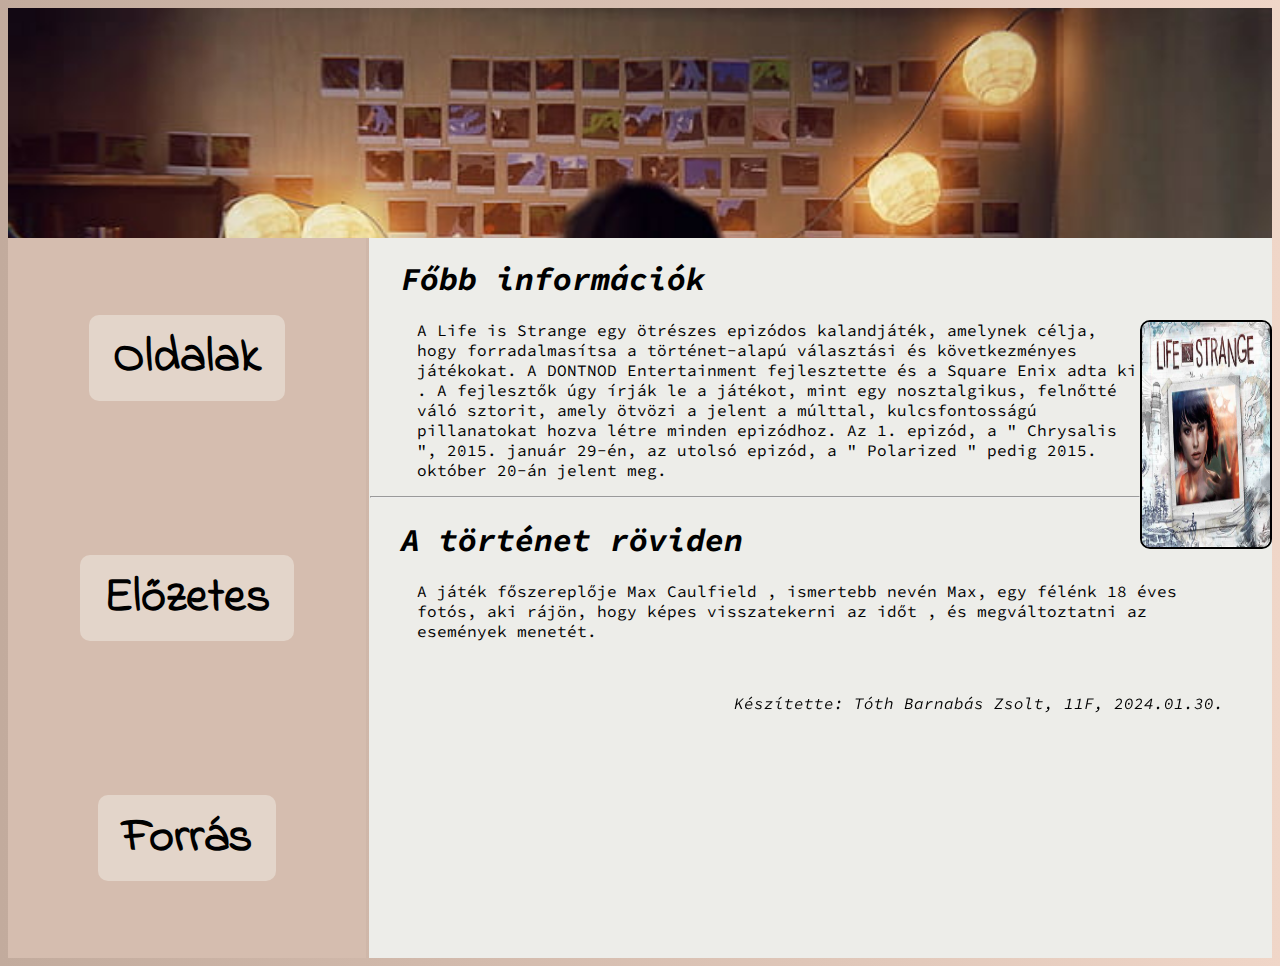
<file: index.html>
<!DOCTYPE html>
<html lang="hu">
<head>
    <meta charset="UTF-8">
    <meta name="viewport" content="width=device-width, initial-scale=1.0">
    <title>Life Is Strange</title>
    <link rel="stylesheet" href="life_is_strange.css">
    <link rel="icon" href="favicon.png">
    <link href="https://fonts.googleapis.com/css2?family=Indie+Flower&display=swap" rel="stylesheet">
    <link href="https://fonts.googleapis.com/css2?family=Source+Code+Pro:wght@300&display=swap" rel="stylesheet">
</head>
<body>
    <div class="grid">
        <div class="menu">
            <div class="navbar">
                <span>Oldalak</span>
                <div class="navbar_content">
                    <a href="episodes.html">Epizódok</a><br>
                    <a href="before_the_storm.html">Előzmény játék</a><br>
                    <a href="gallery.html">Galéria</a>
                </div>
            </div>
            <div><a href="https://youtu.be/AURVxvIZrmU" target="_blank" class="link">Előzetes</a></div>
            <div><a href="https://life-is-strange.fandom.com/wiki/Life_is_Strange_Wiki" target="_blank" class="link">Forrás</a></div>
        </div>
        <div class="header"><i class="sticky">Life Is Strange</i></div>
        <div class="content">
            <h1>Főbb információk</h1><a href="float.jpg" target="_blank" title="Eredeti mérethez kattintson!"><img src="float.jpg" alt=""></a>
            <p>A Life is Strange egy ötrészes epizódos kalandjáték, amelynek célja, hogy forradalmasítsa a történet-alapú választási és következményes játékokat. A DONTNOD Entertainment fejlesztette és a Square Enix adta ki . A fejlesztők úgy írják le a játékot, mint egy nosztalgikus, felnőtté váló sztorit, amely ötvözi a jelent a múlttal, kulcsfontosságú pillanatokat hozva létre minden epizódhoz. Az 1. epizód, a " Chrysalis ", 2015. január 29-én, az utolsó epizód, a " Polarized " pedig 2015. október 20-án jelent meg.</p>
            <hr><h1>A történet röviden</h1>
            <p>A játék főszereplője Max Caulfield , ismertebb nevén Max, egy félénk 18 éves fotós, aki rájön, hogy képes visszatekerni az időt , és megváltoztatni az események menetét.</p>
            <br><p class="footer">Készítette: Tóth Barnabás Zsolt, 11F, 2024.01.30.</p>
        </div>
    </div>
</body>
</html>
</file>
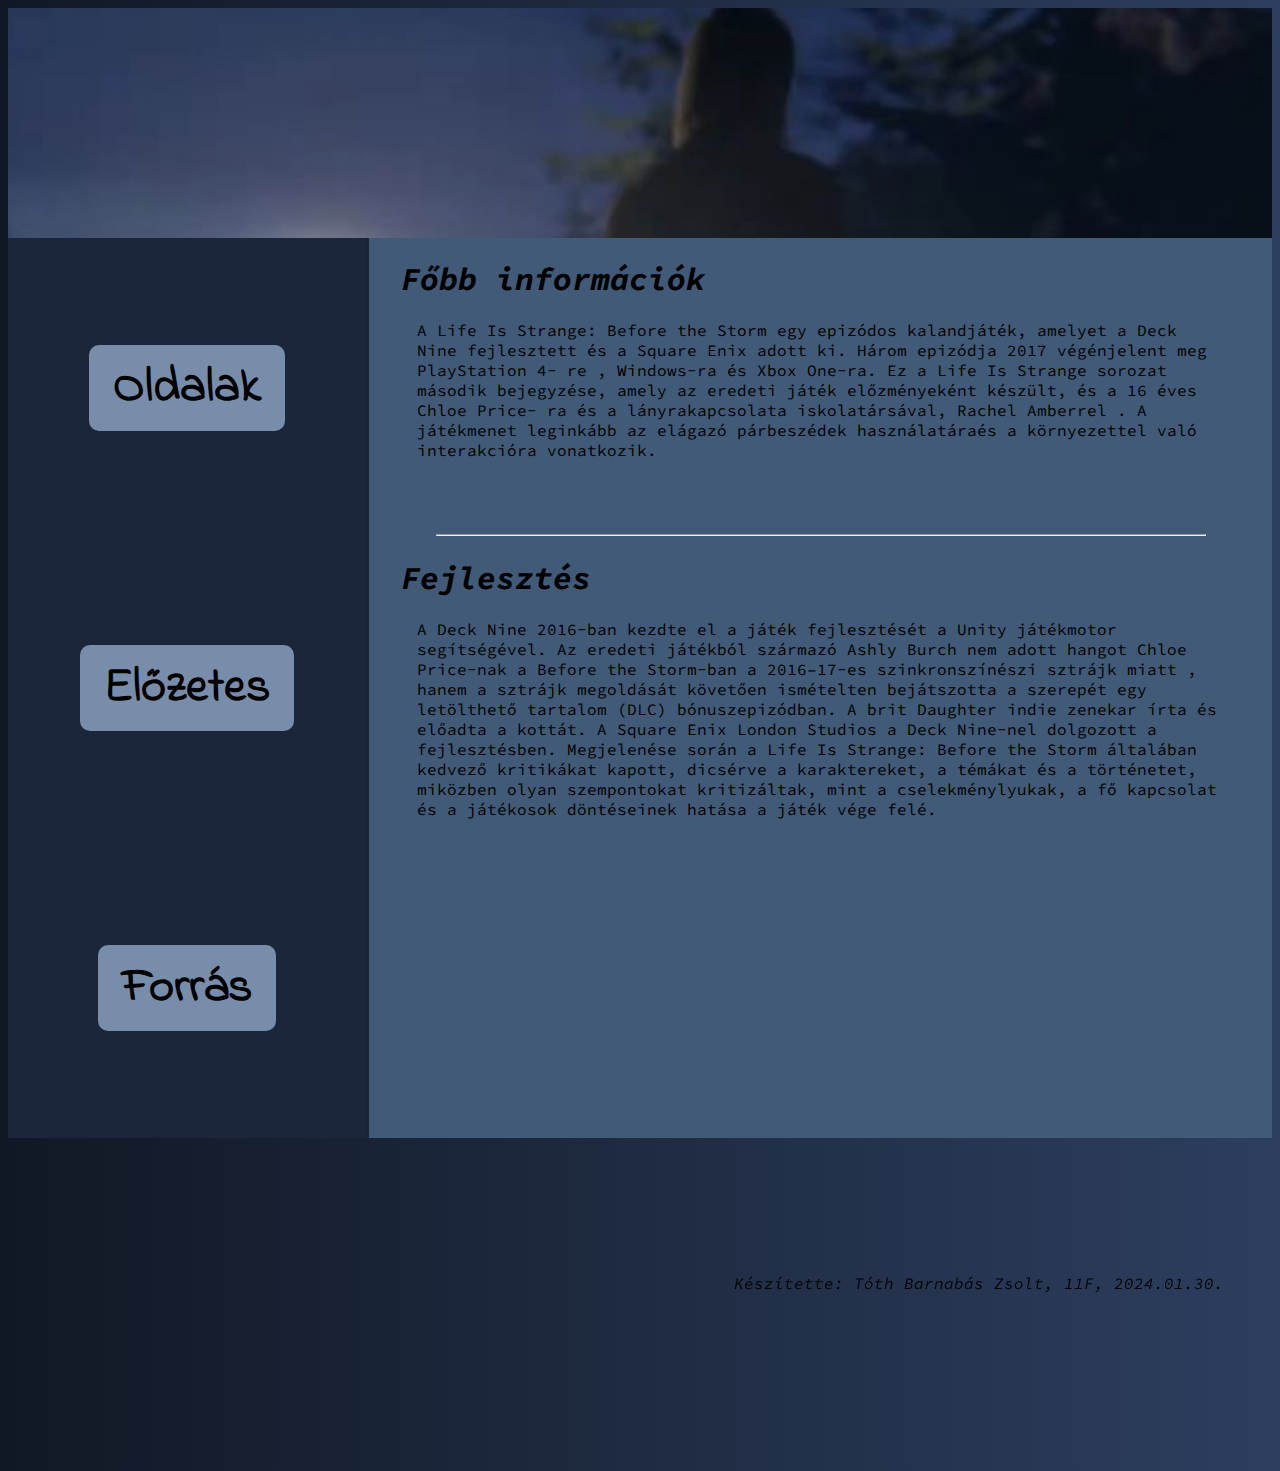
<file: before_the_storm.html>
<!DOCTYPE html>
<html lang="hu">
<head>
    <meta charset="UTF-8">
    <meta name="viewport" content="width=device-width, initial-scale=1.0">
    <title>Előzmény játék</title>
    <link rel="stylesheet" href="life_is_strange_before_the_storm.css">
    <link rel="icon" href="favicon.png">
    <link href="https://fonts.googleapis.com/css2?family=Indie+Flower&display=swap" rel="stylesheet">
    <link href="https://fonts.googleapis.com/css2?family=Source+Code+Pro:wght@300&display=swap" rel="stylesheet">
</head>
<body>
    <div class="grid">
        <div class="menu">
            <div class="navbar">
                <span>Oldalak</span>
                <div class="navbar_content">
                    <a href="index.html">Life Is Strange</a><br>
                    <a href="episodes.html">Epizódok</a><br>
                    <a href="gallery.html">Galéria</a>
                </div>
            </div>
            <div><a href="https://youtu.be/AURVxvIZrmU" target="_blank" class="link">Előzetes</a></div>
            <div><a href="https://life-is-strange.fandom.com/wiki/Life_is_Strange:_Before_the_Storm" target="_blank" class="link">Forrás</a></div>
        </div>
        <div class="header"><i class="sticky">Life Is Strange: Before The Storm</i></div>
        <div class="content">
            <h1>Főbb információk</h1>
            <p>A Life Is Strange: Before the Storm egy epizódos kalandjáték, amelyet a Deck Nine fejlesztett és a Square Enix adott ki. Három epizódja 2017 végénjelent meg PlayStation 4- re , Windows-ra és Xbox One-ra. Ez a Life Is Strange sorozat második bejegyzése, amely az eredeti játék előzményeként készült, és a 16 éves Chloe Price- ra és a lányrakapcsolata iskolatársával, Rachel Amberrel . A játékmenet leginkább az elágazó párbeszédek használatáraés a környezettel való interakcióra vonatkozik.</p>
            <hr><h1>Fejlesztés</h1>
            <p>A Deck Nine 2016-ban kezdte el a játék fejlesztését a Unity játékmotor segítségével. Az eredeti játékból származó Ashly Burch nem adott hangot Chloe Price-nak a Before the Storm-ban a 2016–17-es szinkronszínészi sztrájk miatt , hanem a sztrájk megoldását követően ismételten bejátszotta a szerepét egy letölthető tartalom (DLC) bónuszepizódban. A brit Daughter indie zenekar írta és előadta a kottát. A Square Enix London Studios a Deck Nine-nel dolgozott a fejlesztésben. Megjelenése során a Life Is Strange: Before the Storm általában kedvező kritikákat kapott, dicsérve a karaktereket, a témákat és a történetet, miközben olyan szempontokat kritizáltak, mint a cselekménylyukak, a fő kapcsolat és a játékosok döntéseinek hatása a játék vége felé.</p>
            <iframe width="718" height="404" src="https://www.youtube.com/embed/Py_yWJs7-5Q" title="Life is Strange: Before the Storm Ep 3 Trailer [PEGI]" frameborder="0" allow="accelerometer; autoplay; clipboard-write; encrypted-media; gyroscope; picture-in-picture; web-share" allowfullscreen style="display: block; margin: auto; width: 60vw;"></iframe>
            <br><p class="footer">Készítette: Tóth Barnabás Zsolt, 11F, 2024.01.30.</p>
        </div>
    </div>
</body>
</html>
</file>
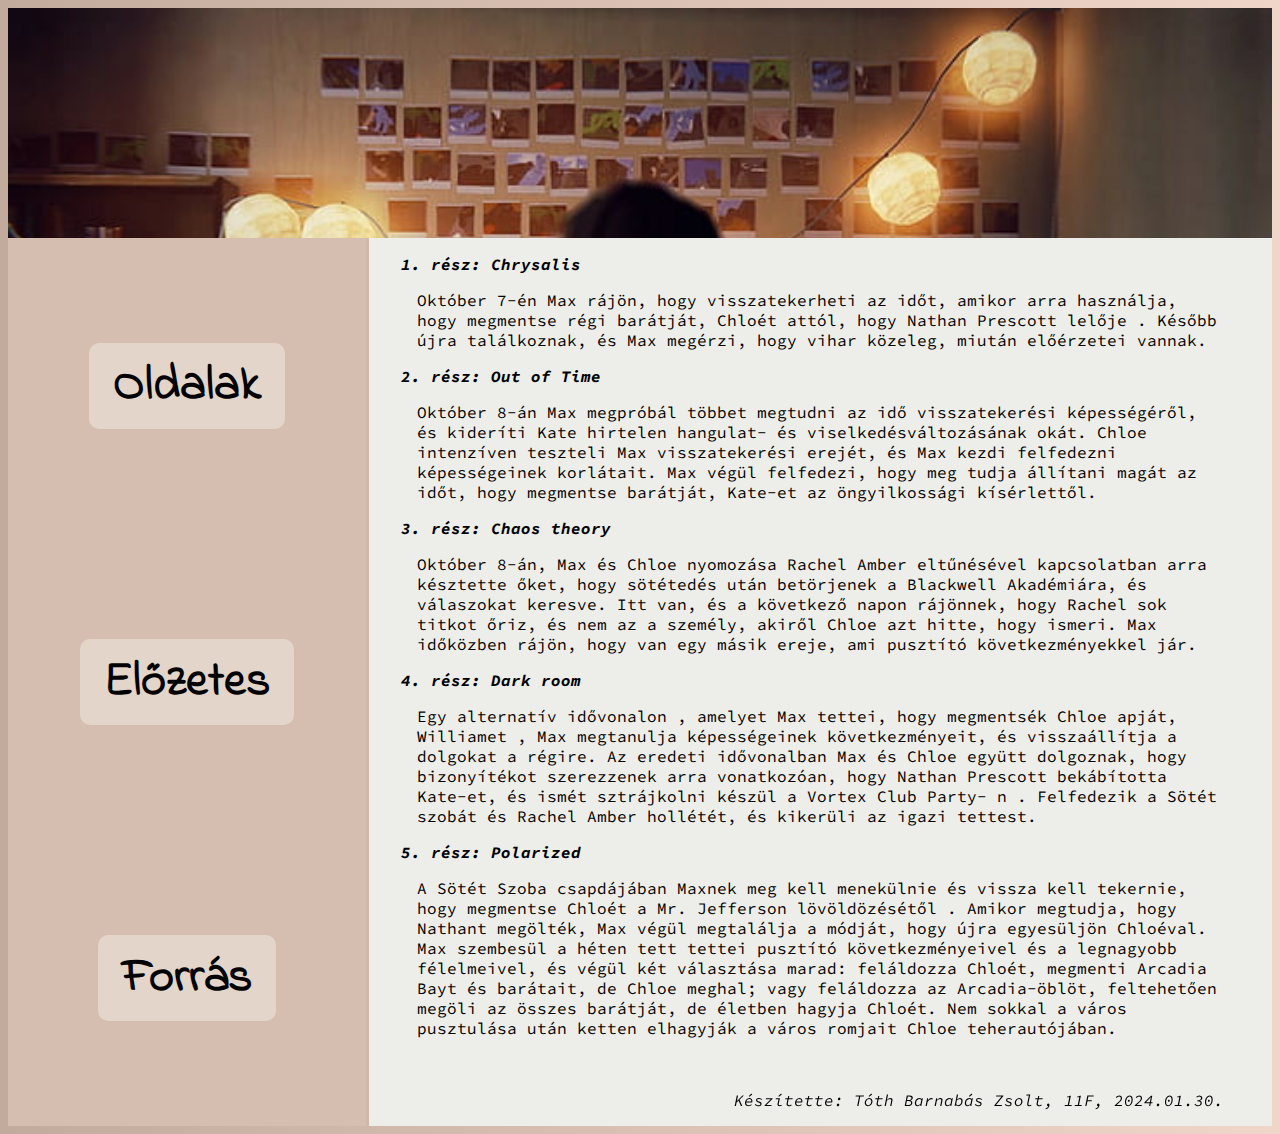
<file: episodes.html>
<!DOCTYPE html>
<html lang="hu">
<head>
    <meta charset="UTF-8">
    <meta name="viewport" content="width=device-width, initial-scale=1.0">
    <title>Epizódok</title>
    <link rel="stylesheet" href="life_is_strange_episodes.css">
    <link rel="icon" href="favicon.png">
    <link href="https://fonts.googleapis.com/css2?family=Indie+Flower&display=swap" rel="stylesheet">
    <link href="https://fonts.googleapis.com/css2?family=Source+Code+Pro:wght@300&display=swap" rel="stylesheet">
</head>
<body>
    <div class="grid">
        <div class="menu">
            <div class="navbar">
                <span>Oldalak</span>
                <div class="navbar_content">
                    <a href="index.html">Life Is Strange</a><br>
                    <a href="before_the_storm.html">Előzmény játék</a><br>
                    <a href="gallery.html">Galéria</a>
                </div>
            </div>
            <div><a href="https://youtu.be/AURVxvIZrmU" target="_blank" class="link">Előzetes</a></div>
            <div><a href="https://life-is-strange.fandom.com/wiki/Life_is_Strange_Wiki" target="_blank" class="link">Forrás</a></div>
        </div>
        <div class="header"><i class="sticky">Life Is Strange Epizódjai</i></div>
        <div class="content">
            <ul>
                <li><h1>1. rész: Chrysalis</h1></li>
                <ul>
                    <li><p>Október 7-én Max rájön, hogy visszatekerheti az időt, amikor arra használja, hogy megmentse régi barátját, Chloét attól, hogy Nathan Prescott lelője . Később újra találkoznak, és Max megérzi, hogy vihar közeleg, miután előérzetei vannak.</p></li>
                </ul>
                <li><h1>2. rész: Out of Time</h1></li>
                <ul>
                    <li><p>Október 8-án Max megpróbál többet megtudni az idő visszatekerési képességéről, és kideríti Kate hirtelen hangulat- és viselkedésváltozásának okát. Chloe intenzíven teszteli Max visszatekerési erejét, és Max kezdi felfedezni képességeinek korlátait. Max végül felfedezi, hogy meg tudja állítani magát az időt, hogy megmentse barátját, Kate-et az öngyilkossági kísérlettől.</p></li>
                </ul>
                <li><h1>3. rész: Chaos theory</h1></li>
                <ul>
                    <li><p>Október 8-án, Max és Chloe nyomozása Rachel Amber eltűnésével kapcsolatban arra késztette őket, hogy sötétedés után betörjenek a Blackwell Akadémiára, és válaszokat keresve. Itt van, és a következő napon rájönnek, hogy Rachel sok titkot őriz, és nem az a személy, akiről Chloe azt hitte, hogy ismeri. Max időközben rájön, hogy van egy másik ereje, ami pusztító következményekkel jár.</p></li>
                </ul>
                <li><h1>4. rész: Dark room</h1></li>
                <ul>
                    <li><p>Egy alternatív idővonalon , amelyet Max tettei, hogy megmentsék Chloe apját, Williamet , Max megtanulja képességeinek következményeit, és visszaállítja a dolgokat a régire. Az eredeti idővonalban Max és Chloe együtt dolgoznak, hogy bizonyítékot szerezzenek arra vonatkozóan, hogy Nathan Prescott bekábította Kate-et, és ismét sztrájkolni készül a Vortex Club Party- n . Felfedezik a Sötét szobát és Rachel Amber hollétét, és kikerüli az igazi tettest.</p></li>
                </ul>
                <li><h1>5. rész: Polarized</h1></li>
                <ul>
                    <li><p>A Sötét Szoba csapdájában Maxnek meg kell menekülnie és vissza kell tekernie, hogy megmentse Chloét a Mr. Jefferson lövöldözésétől . Amikor megtudja, hogy Nathant megölték, Max végül megtalálja a módját, hogy újra egyesüljön Chloéval. Max szembesül a héten tett tettei pusztító következményeivel és a legnagyobb félelmeivel, és végül két választása marad: feláldozza Chloét, megmenti Arcadia Bayt és barátait, de Chloe meghal; vagy feláldozza az Arcadia-öblöt, feltehetően megöli az összes barátját, de életben hagyja Chloét. Nem sokkal a város pusztulása után ketten elhagyják a város romjait Chloe teherautójában.</p></li>
                </ul>
            </ul>
            <br><p class="footer">Készítette: Tóth Barnabás Zsolt, 11F, 2024.01.30.</p>
        </div>
    </div>
    <script>window.alert("Spoiler veszélye fennáll!);</script>
</body>
</html>
</file>
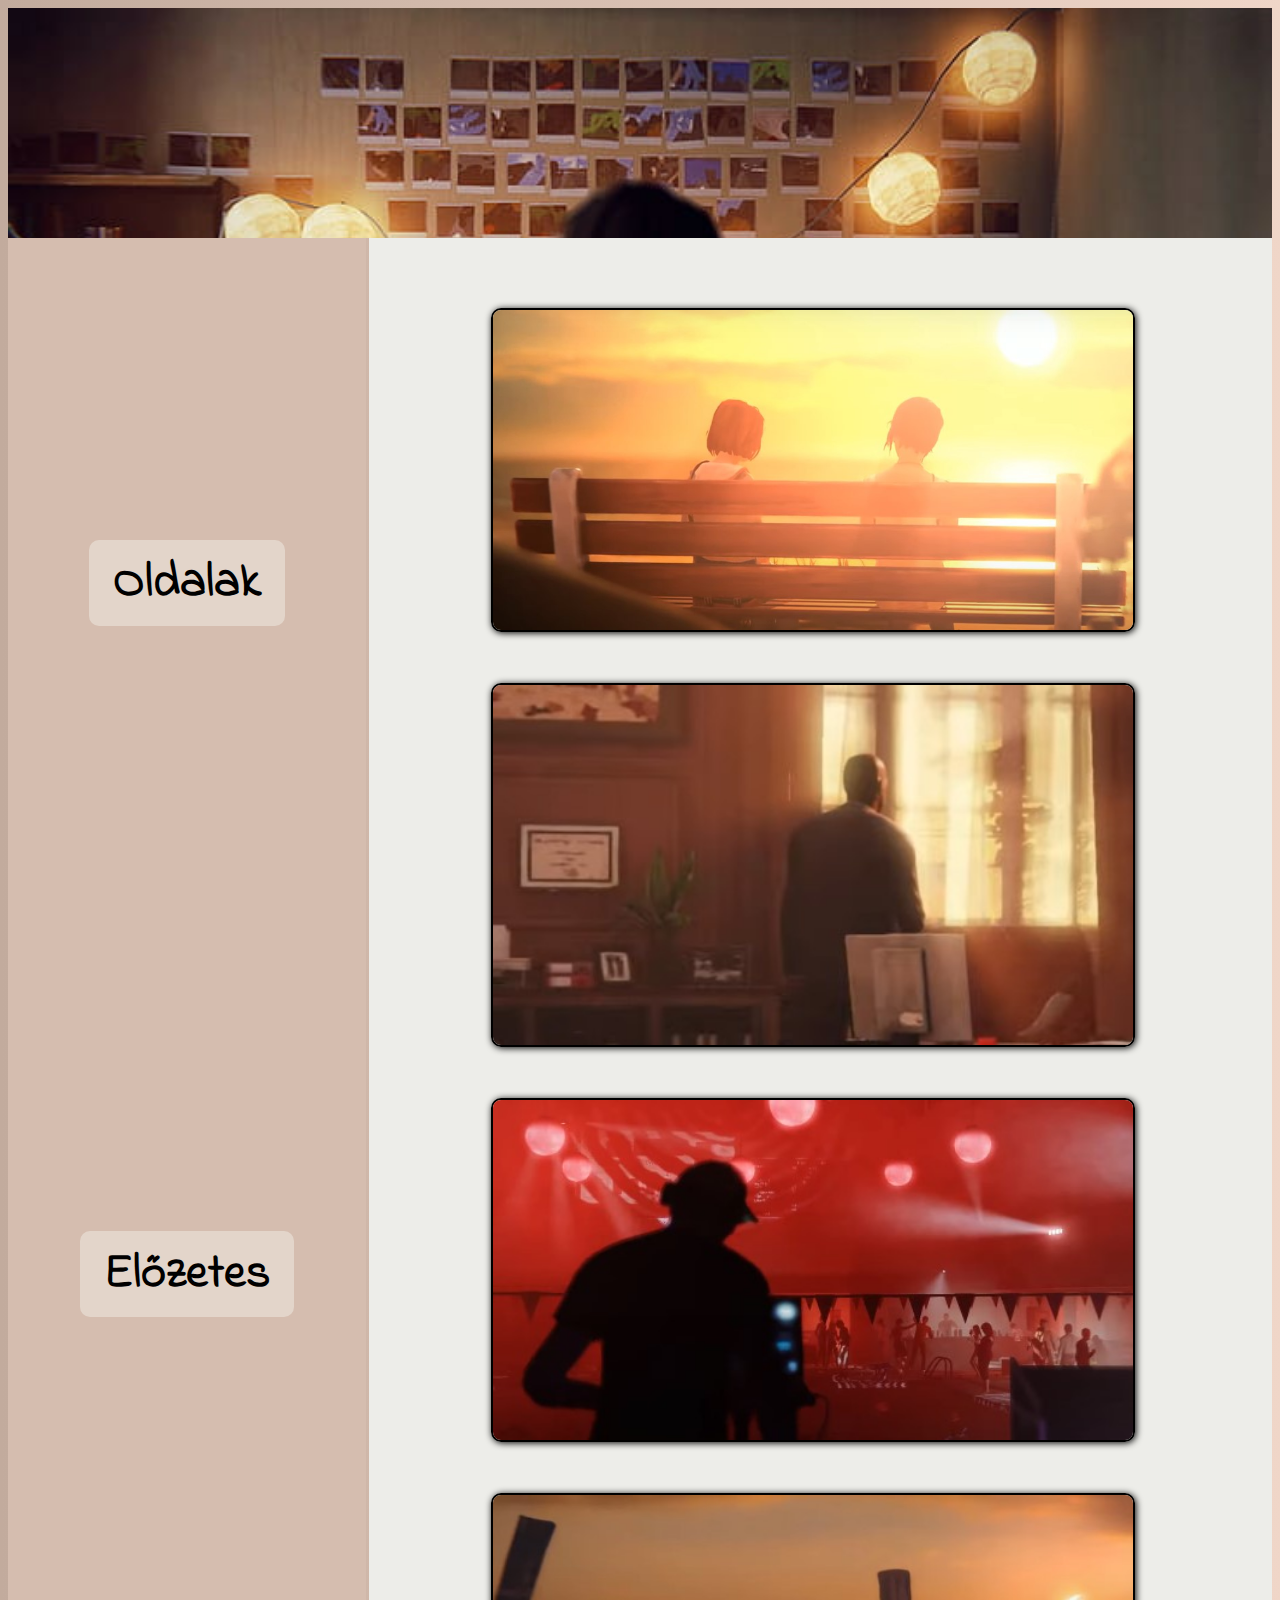
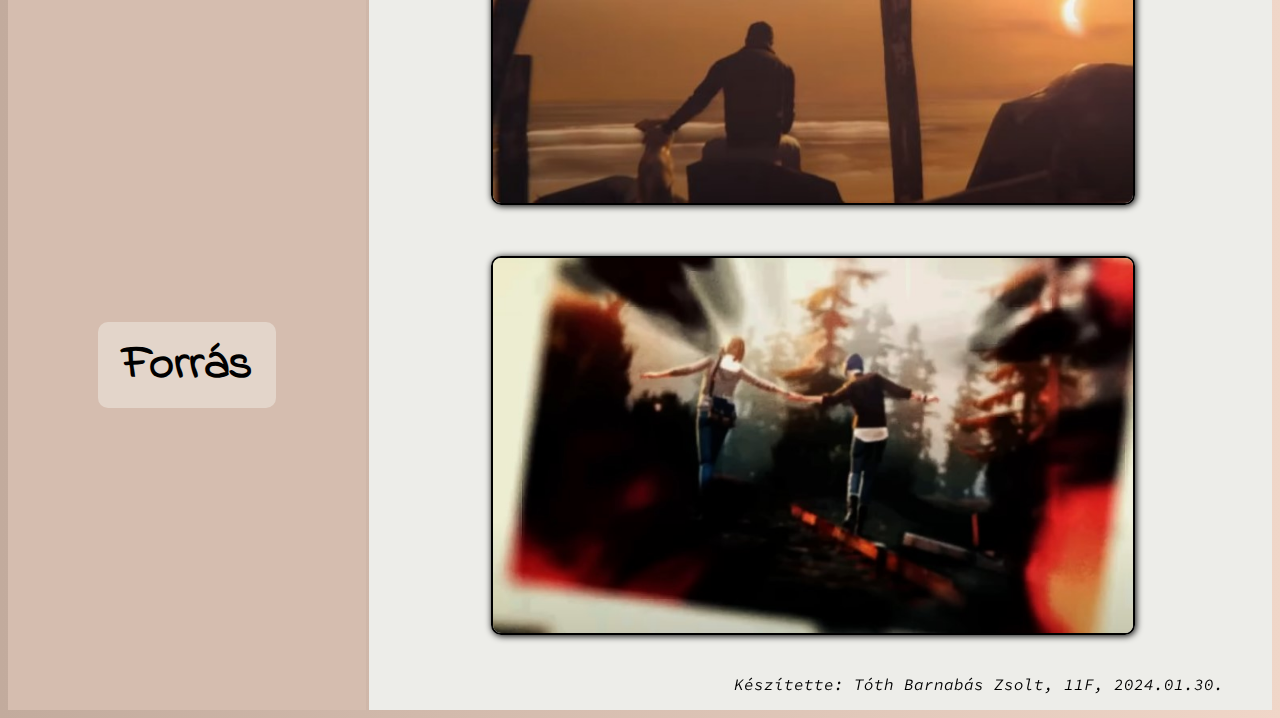
<file: gallery.html>
<!DOCTYPE html>
<html lang="hu">
<head>
    <meta charset="UTF-8">
    <meta name="viewport" content="width=device-width, initial-scale=1.0">
    <title>Galéria</title>
    <link rel="stylesheet" href="life_is_strange_gallery.css">
    <link rel="icon" href="favicon.png">
    <link href="https://fonts.googleapis.com/css2?family=Indie+Flower&display=swap" rel="stylesheet">
    <link href="https://fonts.googleapis.com/css2?family=Source+Code+Pro:wght@300&display=swap" rel="stylesheet">
</head>
<body>
    <div class="grid">
        <div class="menu">
            <div class="navbar">
                <span>Oldalak</span>
                <div class="navbar_content">
                    <a href="index.html">Life Is Strange</a><br>
                    <a href="before_the_storm.html">Előzmény játék</a><br>
                    <a href="episodes.html">Epizódok</a>
                </div>
            </div>
            <div><a href="https://youtu.be/AURVxvIZrmU" target="_blank" class="link">Előzetes</a></div>
            <div><a href="https://youtu.be/7KPrTLJZ-hI?si=VctxsAV_JHNI-mQI" target="_blank" class="link">Forrás</a></div>
        </div>
        <div class="header"><i class="sticky">Life Is Strange: Galéria</i></div>
        <div class="content">
            <br>
            <table>
                <tr>
                    <td colspan="2"><a href="episode_1.jpg" target="_blank" title="Eredeti mérethez kattintson!"><img src="episode_1.jpg" alt=""></a></td>
                </tr>
                <tr>
                    <td colspan="2"><a href="episode_2.jpg" target="_blank" title="Eredeti mérethez kattintson!"><img src="episode_2.jpg" alt=""></a></td>
                </tr>
                <tr>
                    <td colspan="2"><a href="episode_3.jpg" target="_blank" title="Eredeti mérethez kattintson!"><img src="episode_3.jpg" alt=""></a></td>
                </tr>
                <tr>
                    <td colspan="2"><a href="episode_4.jpg" target="_blank" title="Eredeti mérethez kattintson!"><img src="episode_4.jpg" alt=""></a></td>
                </tr>
                <tr>
                    <td colspan="2"><a href="episode_5.jpg" target="_blank" title="Eredeti mérethez kattintson!"><img src="episode_5.jpg" alt=""></a></td>
                </tr>
            </table>
            <br><p class="footer">Készítette: Tóth Barnabás Zsolt, 11F, 2024.01.30.</p>
        </div>
    </div>
</body>
</html>
</file>
<file: life_is_strange.css>
body{
    background-image: linear-gradient(to right, #c2ab9d, #f0d6c8)
}
:root{
    --header: #f5ebe0;
}
.grid{
    display: grid;
    grid-template-areas: 
    'h h h h h h h '
    'h h h h h h h '
    'm m c c c c c'
    'm m c c c c c'
    'm m c c c c c'
    'm m c c c c c'
    'm m c c c c c';
    grid-template-columns: repeat(7, 1fr);
    grid-auto-rows: minmax(100px, auto);
    width: 100%;
    margin: auto;
}
.menu{
    grid-area: m;
    background-color: #d5bdaf;
    display: flex;
    width: 28vw;
    height: 80vh;
    flex-flow: column nowrap;
    align-items : center;
    align-content: space-evenly;
    justify-content: space-around;
}
.header{
    grid-area: h;
    background-image: url(header.jpg);
    background-repeat: no-repeat;
    background-size: 100%;
    font-family: 'Indie Flower', cursive;
    font-size: 0rem;
    color: var(--header);
    text-align: center;
    line-height: 25.5vh;
    animation-name: header;
    animation-duration: 1s;
    animation-delay: 0.5s;
    animation-iteration-count: 1;
    animation-fill-mode: forwards;
}
@keyframes header {
    from{font-size: 0rem;}
    to{font-size: 3rem;}
}
.content{
    grid-area: c;
    background-color: #edede9;
    font-family: 'Source Code Pro', monospace;
}
hr{
    width: 60vw;
}
p{
    padding-left: 3rem;
    padding-right: 3rem;
}
h1{
    padding-left: 2rem;
    padding-right: 2rem;
    font-style: italic;
}
.navbar{
    position: relative;
    font-size: 3rem;
    font-family: 'Indie Flower', cursive;
    text-align: center;
}
.navbar_content{
    position: relative;
    display: none;
    padding-left: 3rem;
    transition: 0.5s;
}
.navbar_content a{
    text-decoration: none;
    color: var(--header);
    font-size: 3rem;
    text-align: center;
    transition: 0.5s;
}
.navbar_content a:hover{
    font-size: 3.1rem;
    color: black;
}
.navbar:hover .navbar_content{
    display: block;
}
.link{
    padding-top: 0.5rem;
    padding-bottom:0.5rem;
    padding-left: 1.5rem;
    padding-right: 1.5rem;
    background-color: #e3d5ca;
    font-weight: bold;
    border-radius: 10px ;
    font-size: 3rem;
    font-family: 'Indie Flower', cursive;
    text-align: center;
    margin: 1rem;
    text-decoration: none;
    color: black;
    transition: 0.5s;
}
.link:hover{
    font-size: 3.3rem;
}
span{
    padding-top: 0.5rem;
    padding-bottom:0.5rem;
    padding-left: 1.5rem;
    padding-right: 1.5rem;
    background-color: #e3d5ca;
    font-weight: bold;
    border-radius: 10px ;
}
.footer{
    text-align: right;
    font-style: italic;
    transform: translateY(0vh);
}
.sticky{
    position: sticky;
    top: 0px;
    text-shadow: 3px 3px 5px black;
}
img{
    width: 10vw;
    height: 25vh;
    float: right;
    border: 2px solid black;
    border-radius: 10px;
    transition: 0.3s;
}
img:hover{
    height: 27vh;
    width: 12vw;
    box-shadow: 3px 3px 5px black;
}
@media (max-height:650px){
    h1{
        font-size: 0.8rem;
    }
    .content p{
        font-size: 1rem;
        height: auto;
    }
    .navbar_content{
        padding-left: 0rem;
    }
    .navbar_content a{
        font-size: 3rem;
    }
    .navbar_content a:hover{
        font-size: 3.1rem;
    }
    h1{
        font-size: 2rem;
    }
    .menu{
        height: 100%;
    }
    .content{
        height: 100%;
    }
    .footer{
        transform: translateY(0vh);
        font-size: 1rem;
    }
}
@media (max-width: 700px) {
    .header{
        background-size: 100%;
    }
    span{
        font-size: 1.2rem;
    }
    .link{
        font-size: 1.2rem;
    }
    .link:hover{
        font-size: 1.4rem;
    }
    .navbar_content a{
        font-size: 1.2rem;
    }
    .navbar_content a:hover{
        font-size: 1.3rem;
    }
    .navbar_content{
        padding-left: 0rem;
    }
    .menu{
        height: 100%;
        width: 100%;
    }
    .content{
        height: 100%;
        width: 100%;
    }
    .sticky{
        font-size: 2rem;
    }
    img{
        width: 15vw;
    }
    img:hover{
        width: 17vw;
    }
}
</file>
<file: life_is_strange_before_the_storm.css>
body{
    background-image: linear-gradient(to right, #111825, #2d3e5f)
}
:root{
    --header: #f5ebe0;
}
.grid{
    display: grid;
    grid-template-areas: 
    'h h h h h h h '
    'h h h h h h h '
    'm m c c c c c'
    'm m c c c c c'
    'm m c c c c c'
    'm m c c c c c'
    'm m c c c c c';
    grid-template-columns: repeat(7, 1fr);
    grid-auto-rows: minmax(100px, auto);
    width: 100%;
    margin: auto;
}
.menu{
    grid-area: m;
    background-color: #1b263b;
    display: flex;
    width: 28vw;
    height: 100vh;
    flex-flow: column nowrap;
    align-items : center;
    align-content: space-evenly;
    justify-content: space-around;
}
.header{
    grid-area: h;
    background-image: url(before_the_storm_header.jpg);
    background-repeat: no-repeat;
    background-size: 100%;
    font-family: 'Indie Flower', cursive;
    font-size: 0rem;
    color: var(--header);
    text-align: center;
    line-height: 25.5vh;
    animation-name: header;
    animation-duration: 1s;
    animation-delay: 0.5s;
    animation-iteration-count: 1;
    animation-fill-mode: forwards;
}
@keyframes header {
    from{font-size: 0rem;}
    to{font-size: 3rem;}
}
.content{
    grid-area: c;
    background-color: #415a77;
    font-family: 'Source Code Pro', monospace;
    height: 100vh;
}
hr{
    width: 60vw;
}
.content p{
    height: 22vh;
}
p{
    padding-left: 3rem;
    padding-right: 3rem;
}
h1{
    padding-left: 2rem;
    padding-right: 2rem;
    font-style: italic;
}
.navbar{
    position: relative;
    font-size: 3rem;
    font-family: 'Indie Flower', cursive;
    text-align: center;
}
.navbar_content{
    position: relative;
    display: none;
    padding-left: 3rem;
    transition: 0.5s;
}
.navbar_content a{
    text-decoration: none;
    color: black;
    font-size: 3rem;
    text-align: center;
    transition: 0.5s;
}
.navbar_content a:hover{
    font-size: 3.1rem;
    color: var(--header);
}
.navbar:hover .navbar_content{
    display: block;
}
.link{
    padding-top: 0.5rem;
    padding-bottom:0.5rem;
    padding-left: 1.5rem;
    padding-right: 1.5rem;
    background-color: #778da9;
    font-weight: bold;
    border-radius: 10px ;
    font-size: 3rem;
    font-family: 'Indie Flower', cursive;
    text-align: center;
    margin: 1rem;
    text-decoration: none;
    color: black;
    transition: 0.5s;
}
.link:hover{
    font-size: 3.3rem;
}
span{
    padding-top: 0.5rem;
    padding-bottom:0.5rem;
    padding-left: 1.5rem;
    padding-right: 1.5rem;
    background-color: #778da9;
    font-weight: bold;
    border-radius: 10px ;
}
.footer{
    text-align: right;
    font-style: italic;
    transform: translateY(0vh);
}
.sticky{
    position: sticky;
    top: 0px;
    text-shadow: 3px 3px 5px black;
}
@media (max-height:650px){
    h1{
        font-size: 0.8rem;
    }
    .content p{
        font-size: 1rem;
        height: auto;
    }
    .navbar_content{
        padding-left: 0rem;
    }
    .navbar_content a{
        font-size: 3rem;
    }
    .navbar_content a:hover{
        font-size: 3.1rem;
    }
    h1{
        font-size: 2rem;
    }
    .menu{
        height: 100%;
    }
    .content{
        height: 100%;
    }
    .footer{
        transform: translateY(0vh);
        font-size: 1rem;
    }
}
@media (max-width: 700px) {
    .header{
        background-size: 200%;
    }
    span{
        font-size: 1.2rem;
    }
    .link{
        font-size: 1.2rem;
    }
    .link:hover{
        font-size: 1.4rem;
    }
    .navbar_content a{
        font-size: 1.2rem;
    }
    .navbar_content a:hover{
        font-size: 1.3rem;
    }
    .navbar_content{
        padding-left: 0rem;
    }
    .content p{
        height: auto;
    }
    .menu{
        height: 100%;
    }
    .content{
        height: 100%;
    }
    .sticky{
        font-size: 2rem;
    }
}
</file>
<file: life_is_strange_episodes.css>
body{
    background-image: linear-gradient(to right, #c2ab9d, #f0d6c8)
}
:root{
    --header: #f5ebe0;
}
.grid{
    display: grid;
    grid-template-areas: 
    'h h h h h h h '
    'h h h h h h h '
    'm m c c c c c'
    'm m c c c c c'
    'm m c c c c c'
    'm m c c c c c'
    'm m c c c c c'
    'm m c c c c c'
    'm m c c c c c'
    'm m c c c c c';
    grid-template-columns: repeat(7, 1fr);
    grid-auto-rows: minmax(100px, auto);
    width: 100%;
    margin: auto;
}
.menu{
    grid-area: m;
    background-color: #d5bdaf;
    display: flex;
    width: 28vw;
    height: 100%;
    flex-flow: column nowrap;
    align-items : center;
    align-content: space-evenly;
    justify-content: space-around;
}
.header{
    grid-area: h;
    background-image: url(header.jpg);
    background-repeat: no-repeat;
    background-size: 100%;
    font-family: 'Indie Flower', cursive;
    font-size: 0rem;
    color: var(--header);
    text-align: center;
    line-height: 25.5vh;
    animation-name: header;
    animation-duration: 1s;
    animation-delay: 0.5s;
    animation-iteration-count: 1;
    animation-fill-mode: forwards;
}
@keyframes header {
    from{font-size: 0rem;}
    to{font-size: 2.5rem;}
}
.content{
    grid-area: c;
    background-color: #edede9;
    font-family: 'Source Code Pro', monospace;
    height: 100%;
}
.content p{
    height: auto;
}
p{
    height: 5vh;
    font-size: 1rem;
}
p{
    padding-left: 3rem;
    padding-right: 3rem;
}
h1{
    padding-left: 2rem;
    padding-right: 2rem;
    font-style: italic;
    font-size: 1rem;
}
.navbar{
    position: relative;
    font-size: 3rem;
    font-family: 'Indie Flower', cursive;
    text-align: center;
}
.navbar_content{
    position: relative;
    display: none;
    padding-left: 3rem;
    transition: 0.5s;
}
.navbar_content a{
    text-decoration: none;
    color: var(--header);
    font-size: 3rem;
    text-align: center;
    transition: 0.5s;
}
.navbar_content a:hover{
    font-size: 3.1rem;
    color: black;
}
.navbar:hover .navbar_content{
    display: block;
}
.link{
    padding-top: 0.5rem;
    padding-bottom:0.5rem;
    padding-left: 1.5rem;
    padding-right: 1.5rem;
    background-color: #e3d5ca;
    font-weight: bold;
    border-radius: 10px ;
    font-size: 3rem;
    font-family: 'Indie Flower', cursive;
    text-align: center;
    margin: 1rem;
    text-decoration: none;
    color: black;
    transition: 0.5s;
}
.link:hover{
    font-size: 3.3rem;
}
span{
    padding-top: 0.5rem;
    padding-bottom:0.5rem;
    padding-left: 1.5rem;
    padding-right: 1.5rem;
    background-color: #e3d5ca;
    font-weight: bold;
    border-radius: 10px ;
}
.footer{
    text-align: right;
    font-style: italic;
    transform: translateY(0vh);
}
.sticky{
    position: sticky;
    top: 0px;
    text-shadow: 3px 3px 5px black;
}
ul{
    list-style: none;
    padding-left: 0px;
    margin-left: 0px;
}
li{
    padding-left: 0px;
    margin-left: 0px;
}
@media (max-height:650px){
    h1{
        font-size: 0.8rem;
    }
    .content p{
        font-size: 1rem;
        height: auto;
    }
    .navbar_content{
        padding-left: 0rem;
    }
    .navbar_content a{
        font-size: 3rem;
    }
    .navbar_content a:hover{
        font-size: 3.1rem;
    }
    h1{
        font-size: 2rem;
    }
    .menu{
        height: 100%;
    }
    .content{
        height: 100%;
    }
    .footer{
        transform: translateY(0vh);
        font-size: 1rem;
    }
}
@media (max-width: 500px) {
    .header{
        background-size: 100%;
    }
    span{
        font-size: 1.2rem;
    }
    .link{
        font-size: 1.2rem;
    }
    .link:hover{
        font-size: 1.4rem;
    }
    .navbar_content a{
        font-size: 1.2rem;
    }
    .navbar_content a:hover{
        font-size: 1.3rem;
    }
    .navbar_content{
        padding-left: 0rem;
    }
    h1{
        font-size: 1.2rem;
    }
    .content p{
        font-size: 1rem;
        height: auto;
    }
    .menu{
        height: 100%;
    }
    .content{
        height: 100%;
    }
    .sticky{
        font-size: 2rem;
    }
}
</file>
<file: life_is_strange_gallery.css>
body{
    background-image: linear-gradient(to right, #c2ab9d, #f0d6c8)
}
:root{
    --header: #f5ebe0;
}
.grid{
    display: grid;
    grid-template-areas: 
    'h h h h h h h '
    'h h h h h h h '
    'm m c c c c c'
    'm m c c c c c'
    'm m c c c c c'
    'm m c c c c c'
    'm m c c c c c';
    grid-template-columns: repeat(7, 1fr);
    grid-auto-rows: minmax(100px, auto);
    width: 100%;
    margin: auto;
}
.menu{
    grid-area: m;
    background-color: #d5bdaf;
    display: flex;
    width: 28vw;
    height: 100%;
    flex-flow: column nowrap;
    align-items : center;
    align-content: space-evenly;
    justify-content: space-around;
}
.header{
    grid-area: h;
    background-image: url(header.jpg);
    background-repeat: no-repeat;
    background-size: 100%;
    font-family: 'Indie Flower', cursive;
    font-size: 0rem;
    color: var(--header);
    text-align: center;
    line-height: 25.5vh;
    animation-name: header;
    animation-duration: 1s;
    animation-delay: 0.5s;
    animation-iteration-count: 1;
    animation-fill-mode: forwards;
}
@keyframes header {
    from{font-size: 0rem;}
    to{font-size: 2rem;}
}
.content{
    grid-area: c;
    background-color: #edede9;
    font-family: 'Source Code Pro', monospace;
    height: 100%;
}
.contemt p{
    height: 75vh;
}
p{
    padding-left: 3rem;
    padding-right: 3rem;
}
h1{
    padding-left: 2rem;
    padding-right: 2rem;
    font-style: italic;
}
.navbar{
    position: relative;
    font-size: 3rem;
    font-family: 'Indie Flower', cursive;
    text-align: center;
}
.navbar_content{
    position: relative;
    display: none;
    padding-left: 3rem;
    transition: 0.5s;
}
.navbar_content a{
    text-decoration: none;
    color: var(--header);
    font-size: 3rem;
    text-align: center;
    transition: 0.5s;
}
.navbar_content a:hover{
    font-size: 3.1rem;
    color: black;
}
.navbar:hover .navbar_content{
    display: block;
}
.link{
    padding-top: 0.5rem;
    padding-bottom:0.5rem;
    padding-left: 1.5rem;
    padding-right: 1.5rem;
    background-color: #e3d5ca;
    font-weight: bold;
    border-radius: 10px ;
    font-size: 3rem;
    font-family: 'Indie Flower', cursive;
    text-align: center;
    margin: 1rem;
    text-decoration: none;
    color: black;
    transition: 0.5s;
}
.link:hover{
    font-size: 3.3rem;
}
span{
    padding-top: 0.5rem;
    padding-bottom:0.5rem;
    padding-left: 1.5rem;
    padding-right: 1.5rem;
    background-color: #e3d5ca;
    font-weight: bold;
    border-radius: 10px ;
}
.footer{
    text-align: right;
    font-style: italic;
    transform: translateY(0vh);
}
.sticky{
    position: sticky;
    top: 0px;
    text-shadow: 3px 3px 5px black;
}
img{
    width: 50vw;
    height: auto;
    display: block;
    margin: auto;
    border-radius: 10px;
    border: 2px black solid;
    box-shadow: 1px 1px 7px black;
    transition: 0.5s;
}
img:hover{
    width: 52vw;
    height: auto;
    box-shadow: 3px 3px 7px black;
    transform: rotateZ(5deg);
}
table{
    width: 52vw;
    display: block;
    margin: auto;
}
td{
    width: 26vw;
    text-align: center;
    padding-top: 3rem;
}
@media (max-height:650px){
    span{
        font-size: 3rem;
    }
    .link{
        font-size: 3rem;
    }
    .link:hover{
        font-size: 3.3rem;
    }
    .content p{
        font-size: 1rem;
        height: auto;
    }
    .navbar_content{
        padding-left: 0rem;
    }
    .navbar_content a{
        font-size: 3rem;
    }
    .navbar_content a:hover{
        font-size: 3.1rem;
    }
    h1{
        font-size: 2rem;
    }
    .menu{
        height: 100%;
    }
    .content{
        height: 100%;
    }
    .footer{
        transform: translateY(0vh);
        font-size: 1rem;
    }
}
@media (max-width: 500px) {
    .header{
        background-size: 100%;
    }
    span{
        font-size: 1.2rem;
    }
    .link{
        font-size: 1.2rem;
    }
    .link:hover{
        font-size: 1.4rem;
    }
    .navbar_content a{
        font-size: 1.2rem;
    }
    .navbar_content a:hover{
        font-size: 1.3rem;
    }
    .navbar_content{
        padding-left: 0rem;
    }
    .menu{
        height: 100%;
    }
    .content{
        height: 100%;
    }
    .sticky{
        font-size: 2rem;
    }
}
</file>
